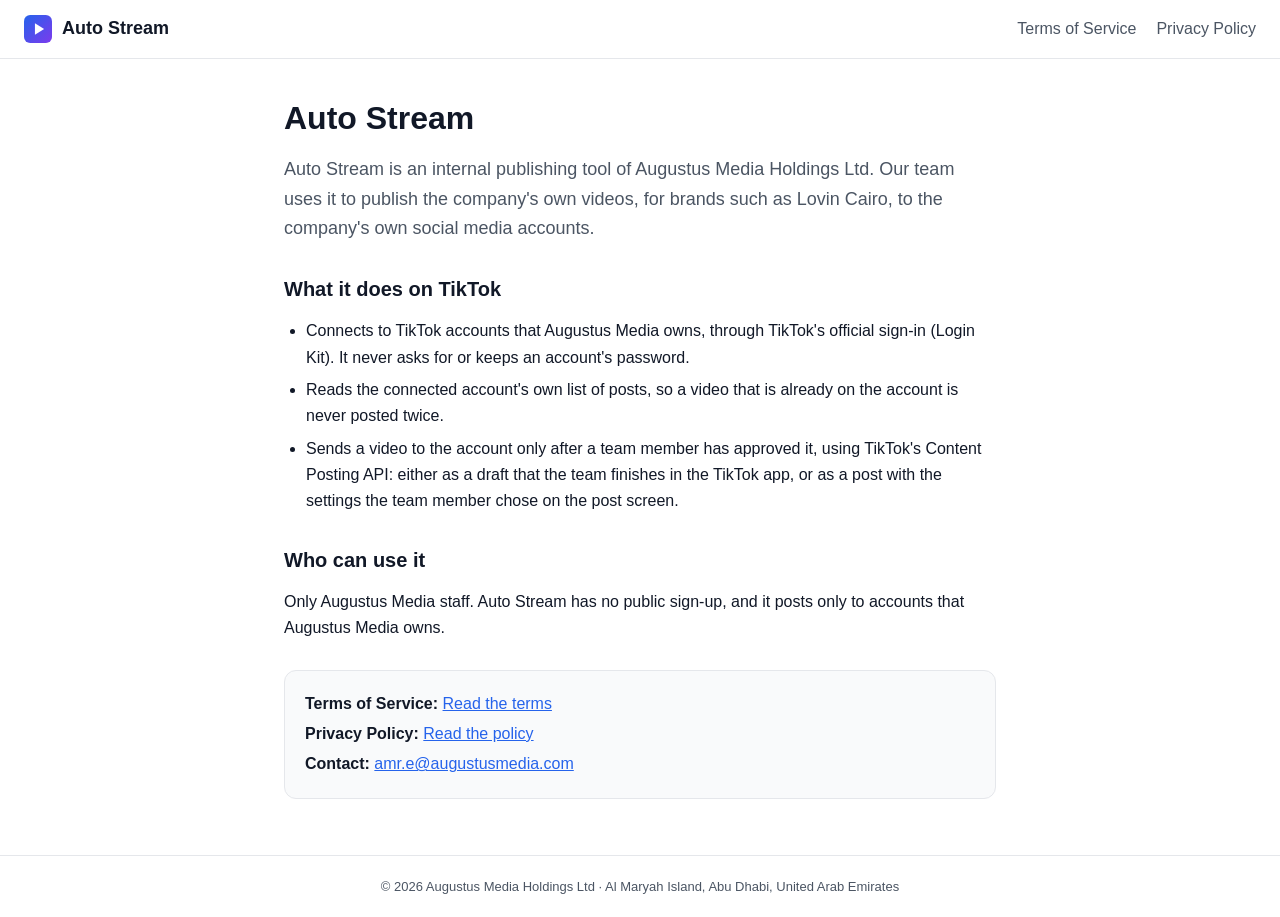
<file: index.html>
<!DOCTYPE html>
<html lang="en">
<head>
<meta charset="utf-8">
<meta name="viewport" content="width=device-width, initial-scale=1">
<title>Auto Stream · Augustus Media</title>
<meta name="description" content="Auto Stream is Augustus Media's internal tool for publishing the company's own videos to its own social media accounts.">
<link rel="icon" href="icon.svg" type="image/svg+xml">
<link rel="stylesheet" href="style.css">
</head>
<body>
<header class="top">
  <a class="brand" href="./"><img src="icon.svg" alt="" width="28" height="28">Auto Stream</a>
  <nav>
    <a href="terms.html">Terms of Service</a>
    <a href="privacy.html">Privacy Policy</a>
  </nav>
</header>

<main>
  <h1>Auto Stream</h1>
  <p class="lead">Auto Stream is an internal publishing tool of Augustus Media Holdings Ltd. Our team uses it to publish the company's own videos, for brands such as Lovin Cairo, to the company's own social media accounts.</p>

  <h2>What it does on TikTok</h2>
  <ul>
    <li>Connects to TikTok accounts that Augustus Media owns, through TikTok's official sign-in (Login Kit). It never asks for or keeps an account's password.</li>
    <li>Reads the connected account's own list of posts, so a video that is already on the account is never posted twice.</li>
    <li>Sends a video to the account only after a team member has approved it, using TikTok's Content Posting API: either as a draft that the team finishes in the TikTok app, or as a post with the settings the team member chose on the post screen.</li>
  </ul>

  <h2>Who can use it</h2>
  <p>Only Augustus Media staff. Auto Stream has no public sign-up, and it posts only to accounts that Augustus Media owns.</p>

  <div class="card">
    <p><strong>Terms of Service:</strong> <a href="terms.html">Read the terms</a></p>
    <p><strong>Privacy Policy:</strong> <a href="privacy.html">Read the policy</a></p>
    <p><strong>Contact:</strong> <a href="mailto:amr.e@augustusmedia.com">amr.e@augustusmedia.com</a></p>
  </div>
</main>

<footer>
  © 2026 Augustus Media Holdings Ltd · Al Maryah Island, Abu Dhabi, United Arab Emirates
</footer>
</body>
</html>
</file>
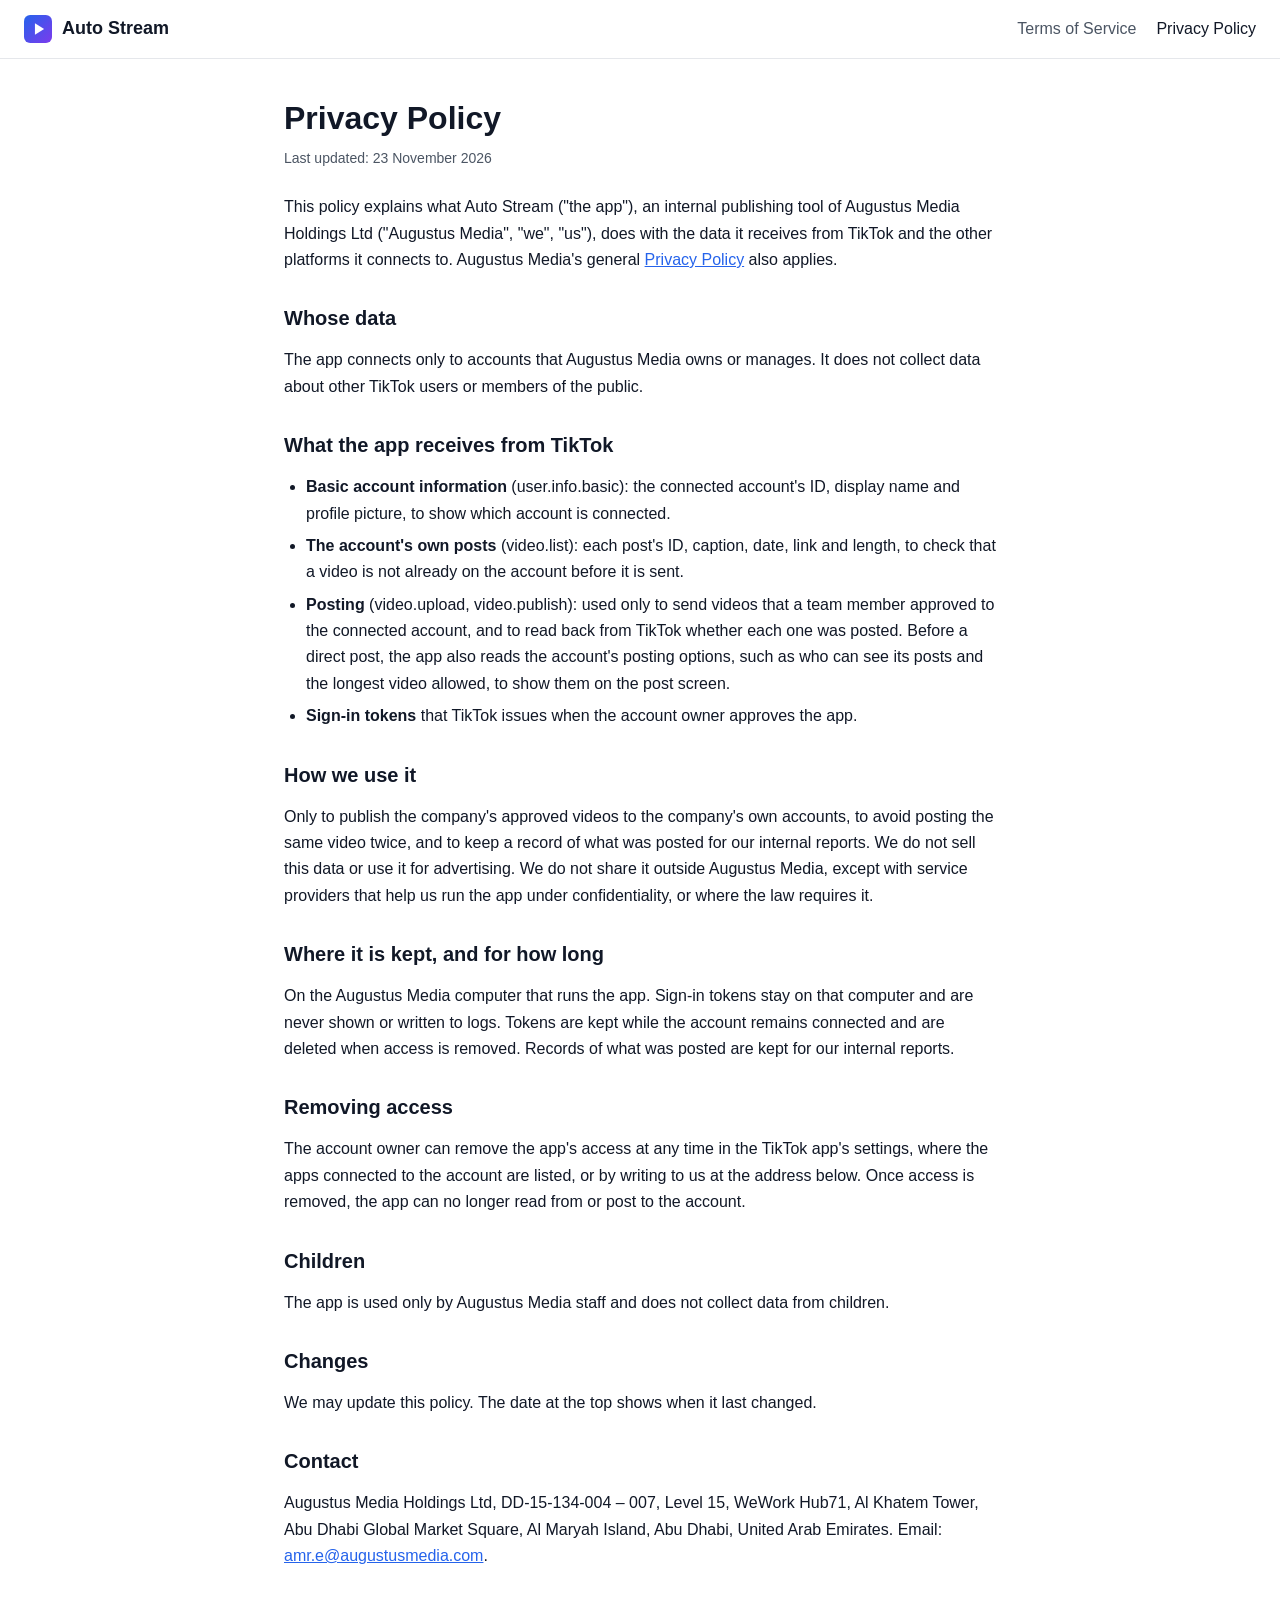
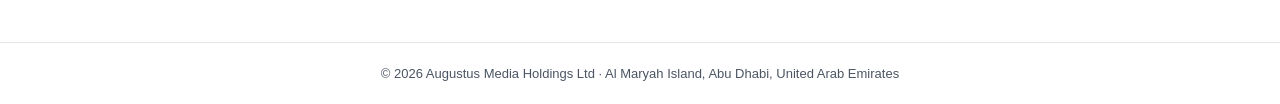
<file: privacy.html>
<!DOCTYPE html>
<html lang="en">
<head>
<meta charset="utf-8">
<meta name="viewport" content="width=device-width, initial-scale=1">
<title>Privacy Policy · Auto Stream</title>
<meta name="description" content="Privacy Policy for Auto Stream, Augustus Media's internal publishing tool.">
<link rel="icon" href="icon.svg" type="image/svg+xml">
<link rel="stylesheet" href="style.css">
</head>
<body>
<header class="top">
  <a class="brand" href="./"><img src="icon.svg" alt="" width="28" height="28">Auto Stream</a>
  <nav>
    <a href="terms.html">Terms of Service</a>
    <a href="privacy.html" aria-current="page">Privacy Policy</a>
  </nav>
</header>

<main>
  <h1>Privacy Policy</h1>
  <p class="updated">Last updated: 23 November 2026</p>

  <p>This policy explains what Auto Stream ("the app"), an internal publishing tool of Augustus Media Holdings Ltd ("Augustus Media", "we", "us"), does with the data it receives from TikTok and the other platforms it connects to. Augustus Media's general <a href="https://augustusmedia.com/privacy-policy/">Privacy Policy</a> also applies.</p>

  <h2>Whose data</h2>
  <p>The app connects only to accounts that Augustus Media owns or manages. It does not collect data about other TikTok users or members of the public.</p>

  <h2>What the app receives from TikTok</h2>
  <ul>
    <li><strong>Basic account information</strong> (user.info.basic): the connected account's ID, display name and profile picture, to show which account is connected.</li>
    <li><strong>The account's own posts</strong> (video.list): each post's ID, caption, date, link and length, to check that a video is not already on the account before it is sent.</li>
    <li><strong>Posting</strong> (video.upload, video.publish): used only to send videos that a team member approved to the connected account, and to read back from TikTok whether each one was posted. Before a direct post, the app also reads the account's posting options, such as who can see its posts and the longest video allowed, to show them on the post screen.</li>
    <li><strong>Sign-in tokens</strong> that TikTok issues when the account owner approves the app.</li>
  </ul>

  <h2>How we use it</h2>
  <p>Only to publish the company's approved videos to the company's own accounts, to avoid posting the same video twice, and to keep a record of what was posted for our internal reports. We do not sell this data or use it for advertising. We do not share it outside Augustus Media, except with service providers that help us run the app under confidentiality, or where the law requires it.</p>

  <h2>Where it is kept, and for how long</h2>
  <p>On the Augustus Media computer that runs the app. Sign-in tokens stay on that computer and are never shown or written to logs. Tokens are kept while the account remains connected and are deleted when access is removed. Records of what was posted are kept for our internal reports.</p>

  <h2>Removing access</h2>
  <p>The account owner can remove the app's access at any time in the TikTok app's settings, where the apps connected to the account are listed, or by writing to us at the address below. Once access is removed, the app can no longer read from or post to the account.</p>

  <h2>Children</h2>
  <p>The app is used only by Augustus Media staff and does not collect data from children.</p>

  <h2>Changes</h2>
  <p>We may update this policy. The date at the top shows when it last changed.</p>

  <h2>Contact</h2>
  <p>Augustus Media Holdings Ltd, DD-15-134-004 – 007, Level 15, WeWork Hub71, Al Khatem Tower, Abu Dhabi Global Market Square, Al Maryah Island, Abu Dhabi, United Arab Emirates. Email: <a href="mailto:amr.e@augustusmedia.com">amr.e@augustusmedia.com</a>.</p>
</main>

<footer>
  © 2026 Augustus Media Holdings Ltd · Al Maryah Island, Abu Dhabi, United Arab Emirates
</footer>
</body>
</html>
</file>
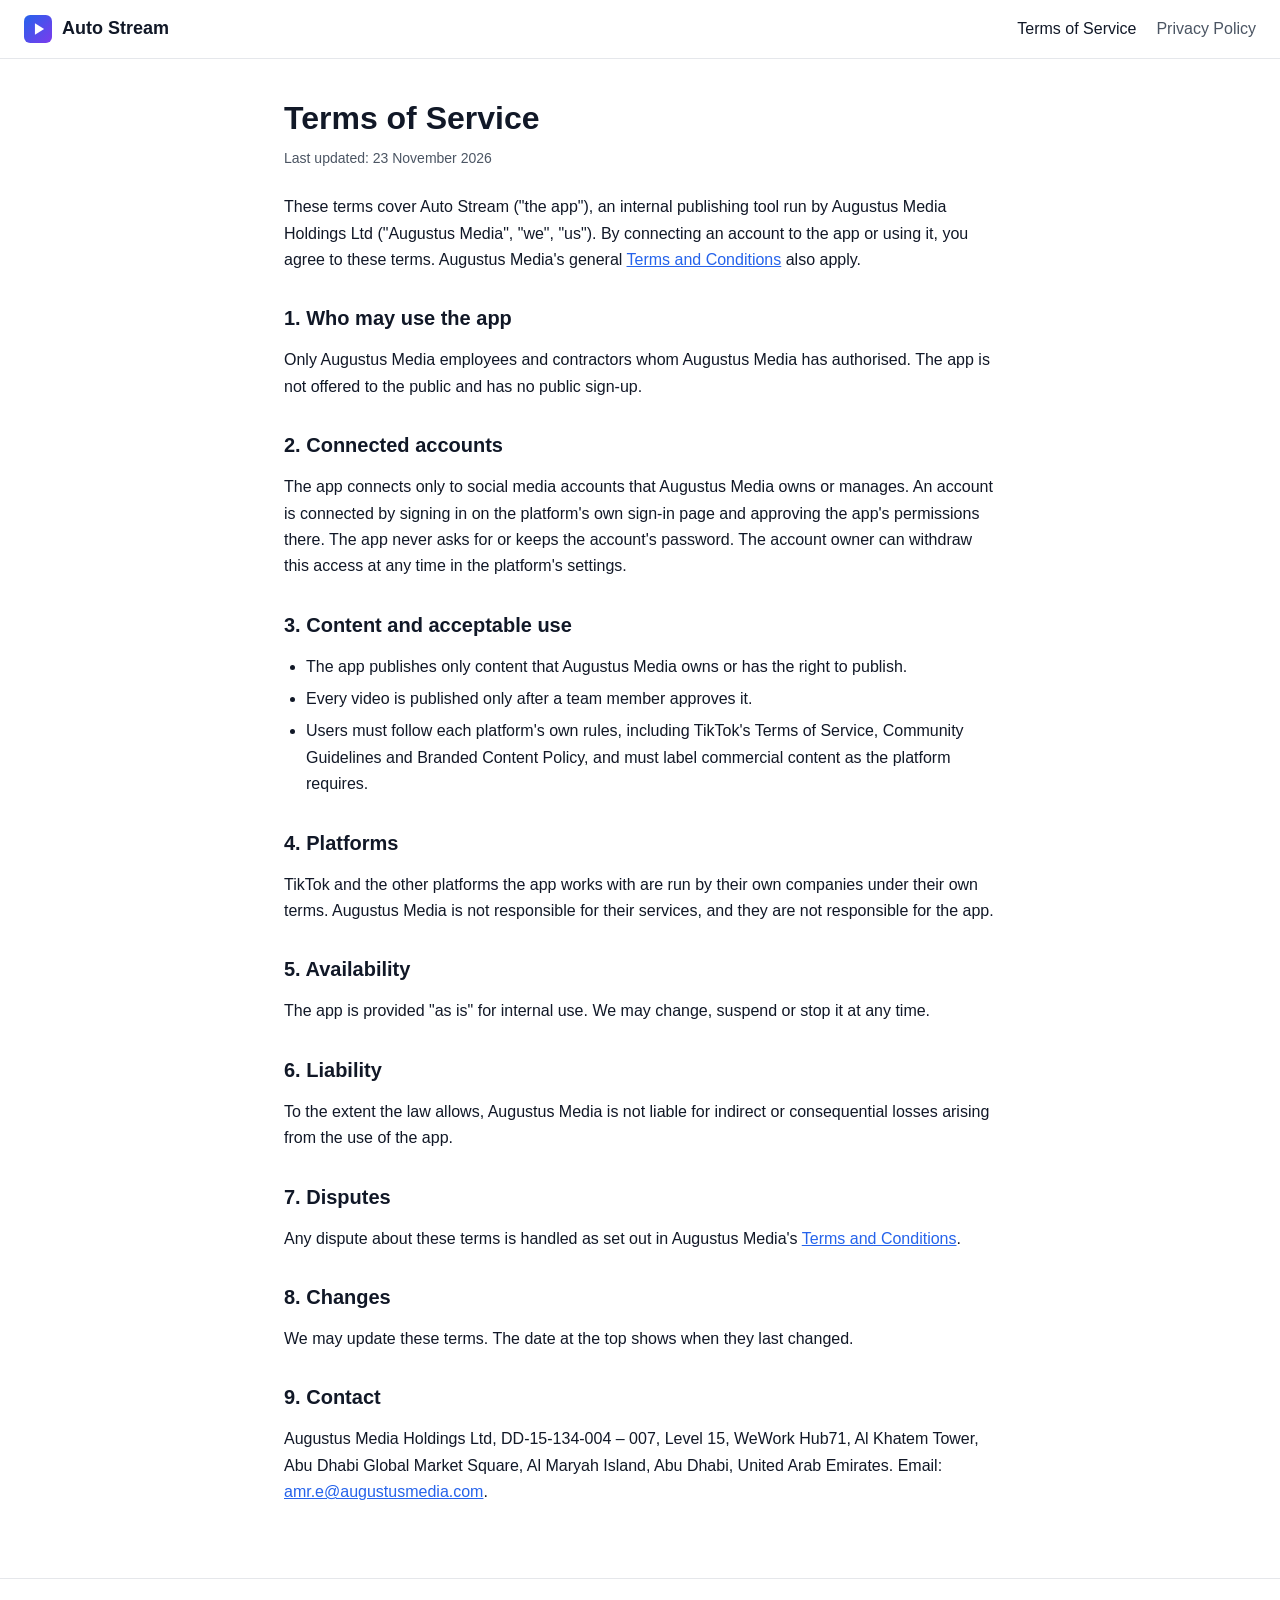
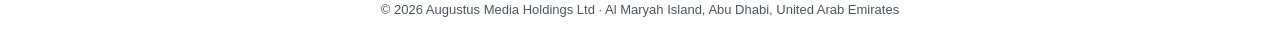
<file: terms.html>
<!DOCTYPE html>
<html lang="en">
<head>
<meta charset="utf-8">
<meta name="viewport" content="width=device-width, initial-scale=1">
<title>Terms of Service · Auto Stream</title>
<meta name="description" content="Terms of Service for Auto Stream, Augustus Media's internal publishing tool.">
<link rel="icon" href="icon.svg" type="image/svg+xml">
<link rel="stylesheet" href="style.css">
</head>
<body>
<header class="top">
  <a class="brand" href="./"><img src="icon.svg" alt="" width="28" height="28">Auto Stream</a>
  <nav>
    <a href="terms.html" aria-current="page">Terms of Service</a>
    <a href="privacy.html">Privacy Policy</a>
  </nav>
</header>

<main>
  <h1>Terms of Service</h1>
  <p class="updated">Last updated: 23 November 2026</p>

  <p>These terms cover Auto Stream ("the app"), an internal publishing tool run by Augustus Media Holdings Ltd ("Augustus Media", "we", "us"). By connecting an account to the app or using it, you agree to these terms. Augustus Media's general <a href="https://augustusmedia.com/terms-conditions/">Terms and Conditions</a> also apply.</p>

  <h2>1. Who may use the app</h2>
  <p>Only Augustus Media employees and contractors whom Augustus Media has authorised. The app is not offered to the public and has no public sign-up.</p>

  <h2>2. Connected accounts</h2>
  <p>The app connects only to social media accounts that Augustus Media owns or manages. An account is connected by signing in on the platform's own sign-in page and approving the app's permissions there. The app never asks for or keeps the account's password. The account owner can withdraw this access at any time in the platform's settings.</p>

  <h2>3. Content and acceptable use</h2>
  <ul>
    <li>The app publishes only content that Augustus Media owns or has the right to publish.</li>
    <li>Every video is published only after a team member approves it.</li>
    <li>Users must follow each platform's own rules, including TikTok's Terms of Service, Community Guidelines and Branded Content Policy, and must label commercial content as the platform requires.</li>
  </ul>

  <h2>4. Platforms</h2>
  <p>TikTok and the other platforms the app works with are run by their own companies under their own terms. Augustus Media is not responsible for their services, and they are not responsible for the app.</p>

  <h2>5. Availability</h2>
  <p>The app is provided "as is" for internal use. We may change, suspend or stop it at any time.</p>

  <h2>6. Liability</h2>
  <p>To the extent the law allows, Augustus Media is not liable for indirect or consequential losses arising from the use of the app.</p>

  <h2>7. Disputes</h2>
  <p>Any dispute about these terms is handled as set out in Augustus Media's <a href="https://augustusmedia.com/terms-conditions/">Terms and Conditions</a>.</p>

  <h2>8. Changes</h2>
  <p>We may update these terms. The date at the top shows when they last changed.</p>

  <h2>9. Contact</h2>
  <p>Augustus Media Holdings Ltd, DD-15-134-004 – 007, Level 15, WeWork Hub71, Al Khatem Tower, Abu Dhabi Global Market Square, Al Maryah Island, Abu Dhabi, United Arab Emirates. Email: <a href="mailto:amr.e@augustusmedia.com">amr.e@augustusmedia.com</a>.</p>
</main>

<footer>
  © 2026 Augustus Media Holdings Ltd · Al Maryah Island, Abu Dhabi, United Arab Emirates
</footer>
</body>
</html>
</file>
<file: style.css>
:root {
  --ink: #111827;
  --muted: #4b5563;
  --line: #e5e7eb;
  --bg: #ffffff;
  --soft: #f9fafb;
  --accent: #2563eb;
}

@media (prefers-color-scheme: dark) {
  :root {
    --ink: #f3f4f6;
    --muted: #9ca3af;
    --line: #374151;
    --bg: #111827;
    --soft: #1f2937;
    --accent: #60a5fa;
  }
}

* { box-sizing: border-box; }

body {
  margin: 0;
  font: 16px/1.65 -apple-system, "Segoe UI", Roboto, Helvetica, Arial, sans-serif;
  color: var(--ink);
  background: var(--bg);
}

.top {
  display: flex;
  align-items: center;
  justify-content: space-between;
  flex-wrap: wrap;
  gap: 12px 24px;
  padding: 14px 24px;
  border-bottom: 1px solid var(--line);
}

.brand {
  display: flex;
  align-items: center;
  gap: 10px;
  font-size: 18px;
  font-weight: 700;
  color: var(--ink);
  text-decoration: none;
}

nav { display: flex; flex-wrap: wrap; gap: 8px 20px; }
nav a { color: var(--muted); text-decoration: none; }
nav a:hover, nav a[aria-current="page"] { color: var(--ink); }

main { max-width: 760px; margin: 0 auto; padding: 40px 24px 56px; }

h1 { font-size: 32px; line-height: 1.2; margin: 0 0 10px; }
h2 { font-size: 20px; line-height: 1.3; margin: 32px 0 8px; }

.lead { font-size: 18px; color: var(--muted); }
.updated { font-size: 14px; color: var(--muted); margin: 0 0 24px; }

ul { padding-left: 22px; }
li { margin: 6px 0; }
a { color: var(--accent); }

.card {
  margin: 28px 0 0;
  padding: 16px 20px;
  background: var(--soft);
  border: 1px solid var(--line);
  border-radius: 12px;
}
.card p { margin: 4px 0; }

footer {
  padding: 20px 24px;
  border-top: 1px solid var(--line);
  font-size: 13px;
  color: var(--muted);
  text-align: center;
}
</file>
